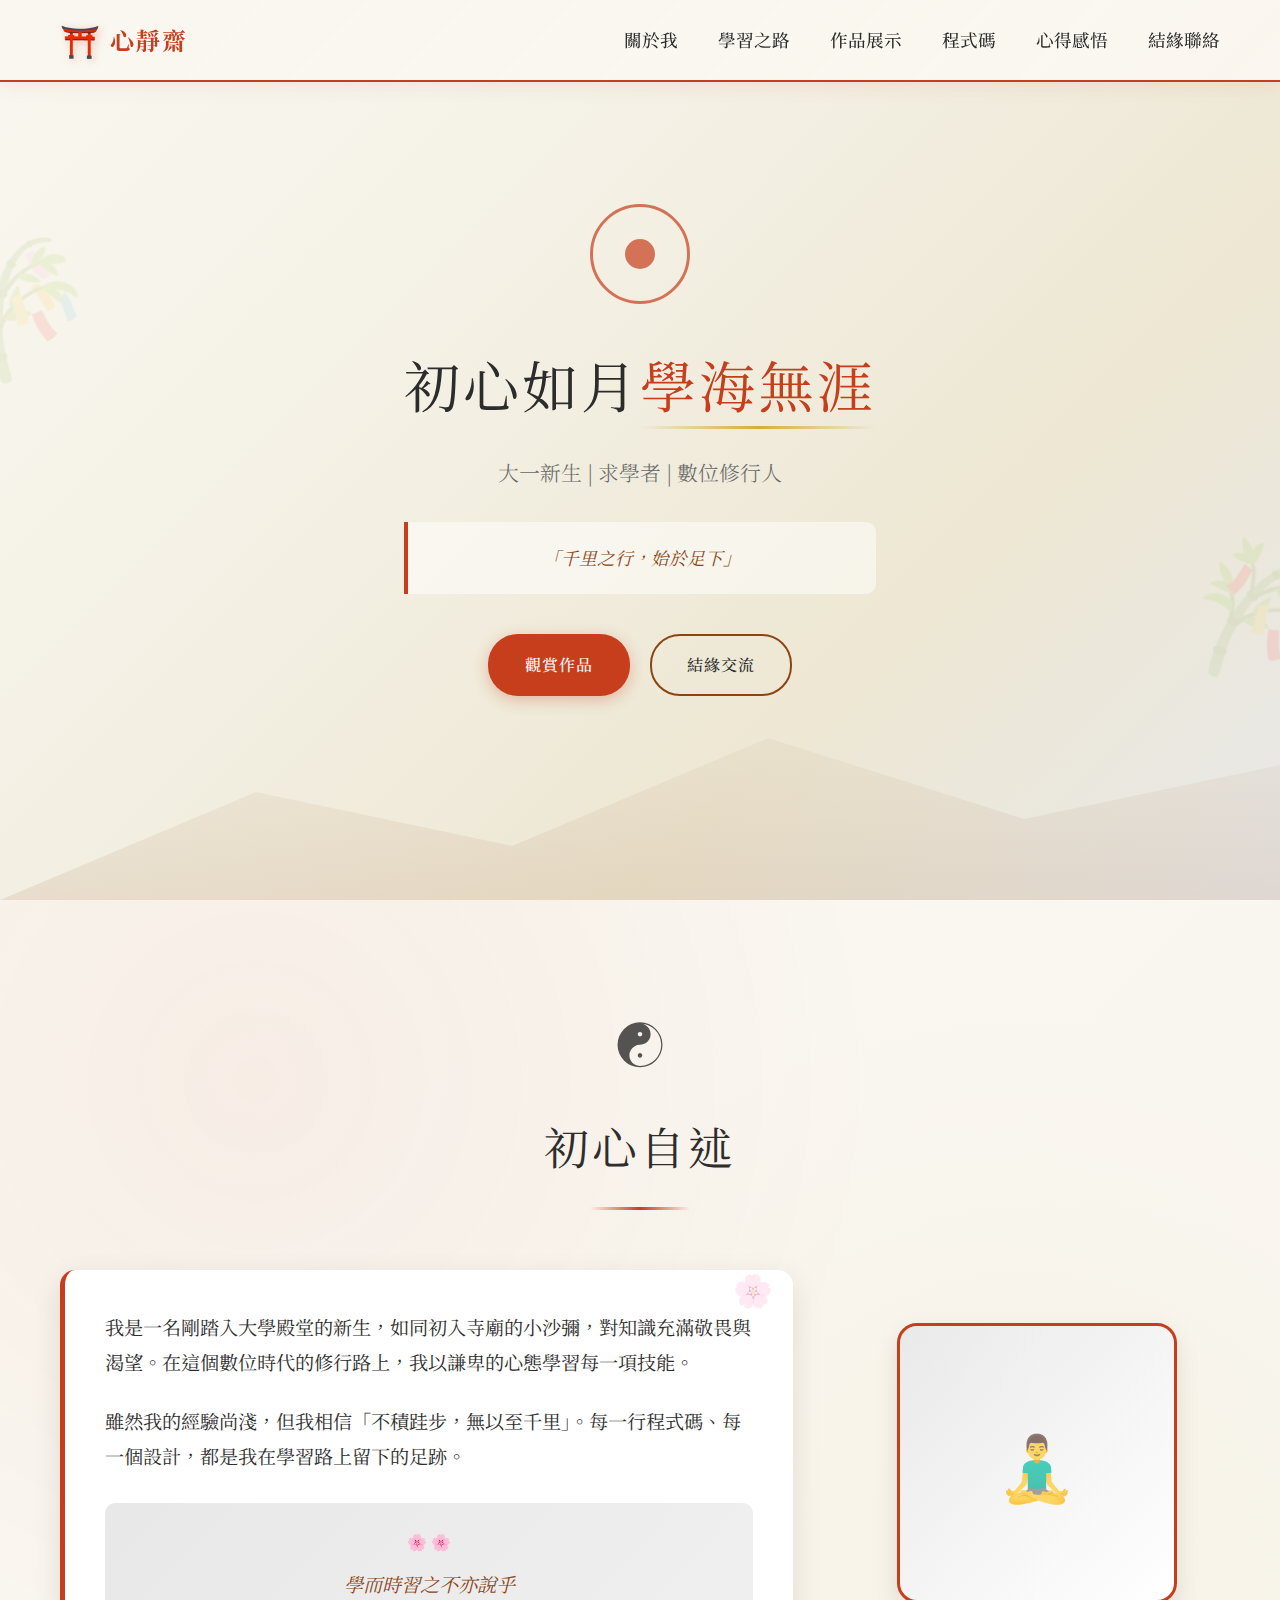
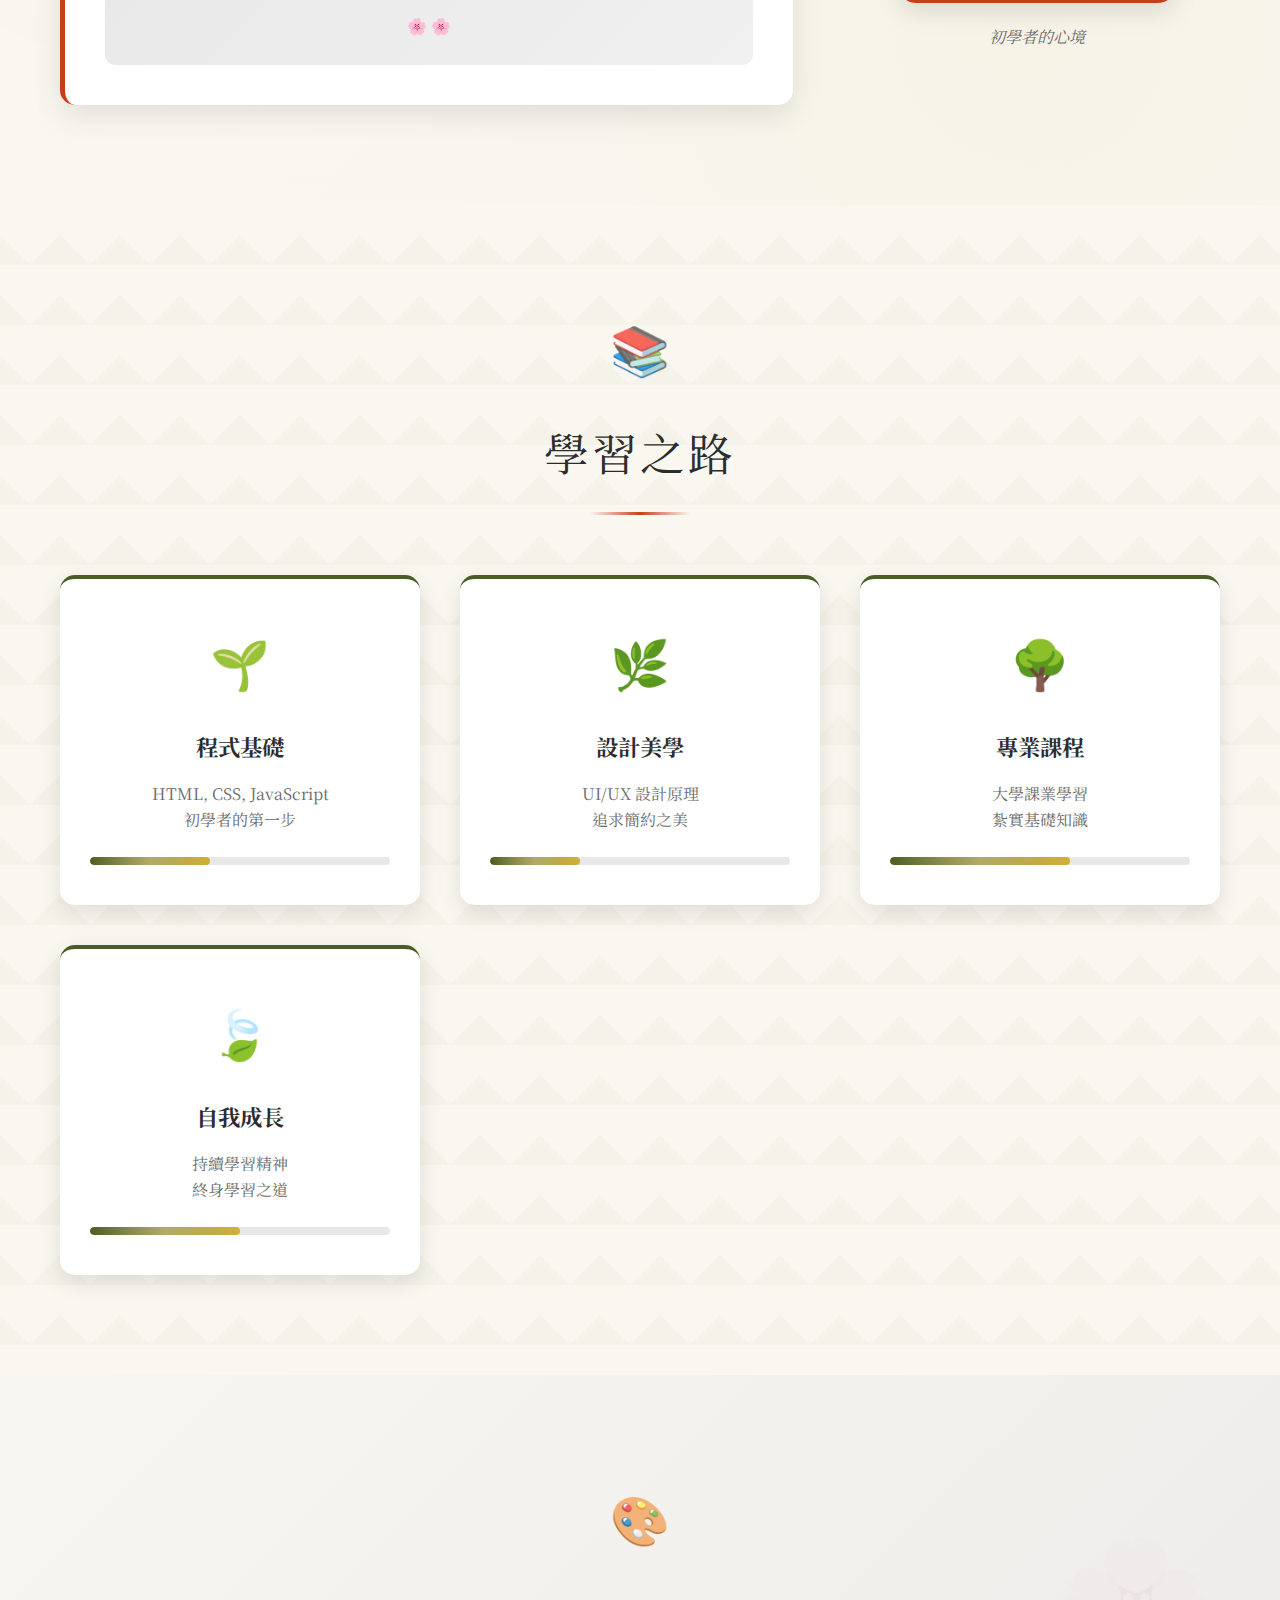
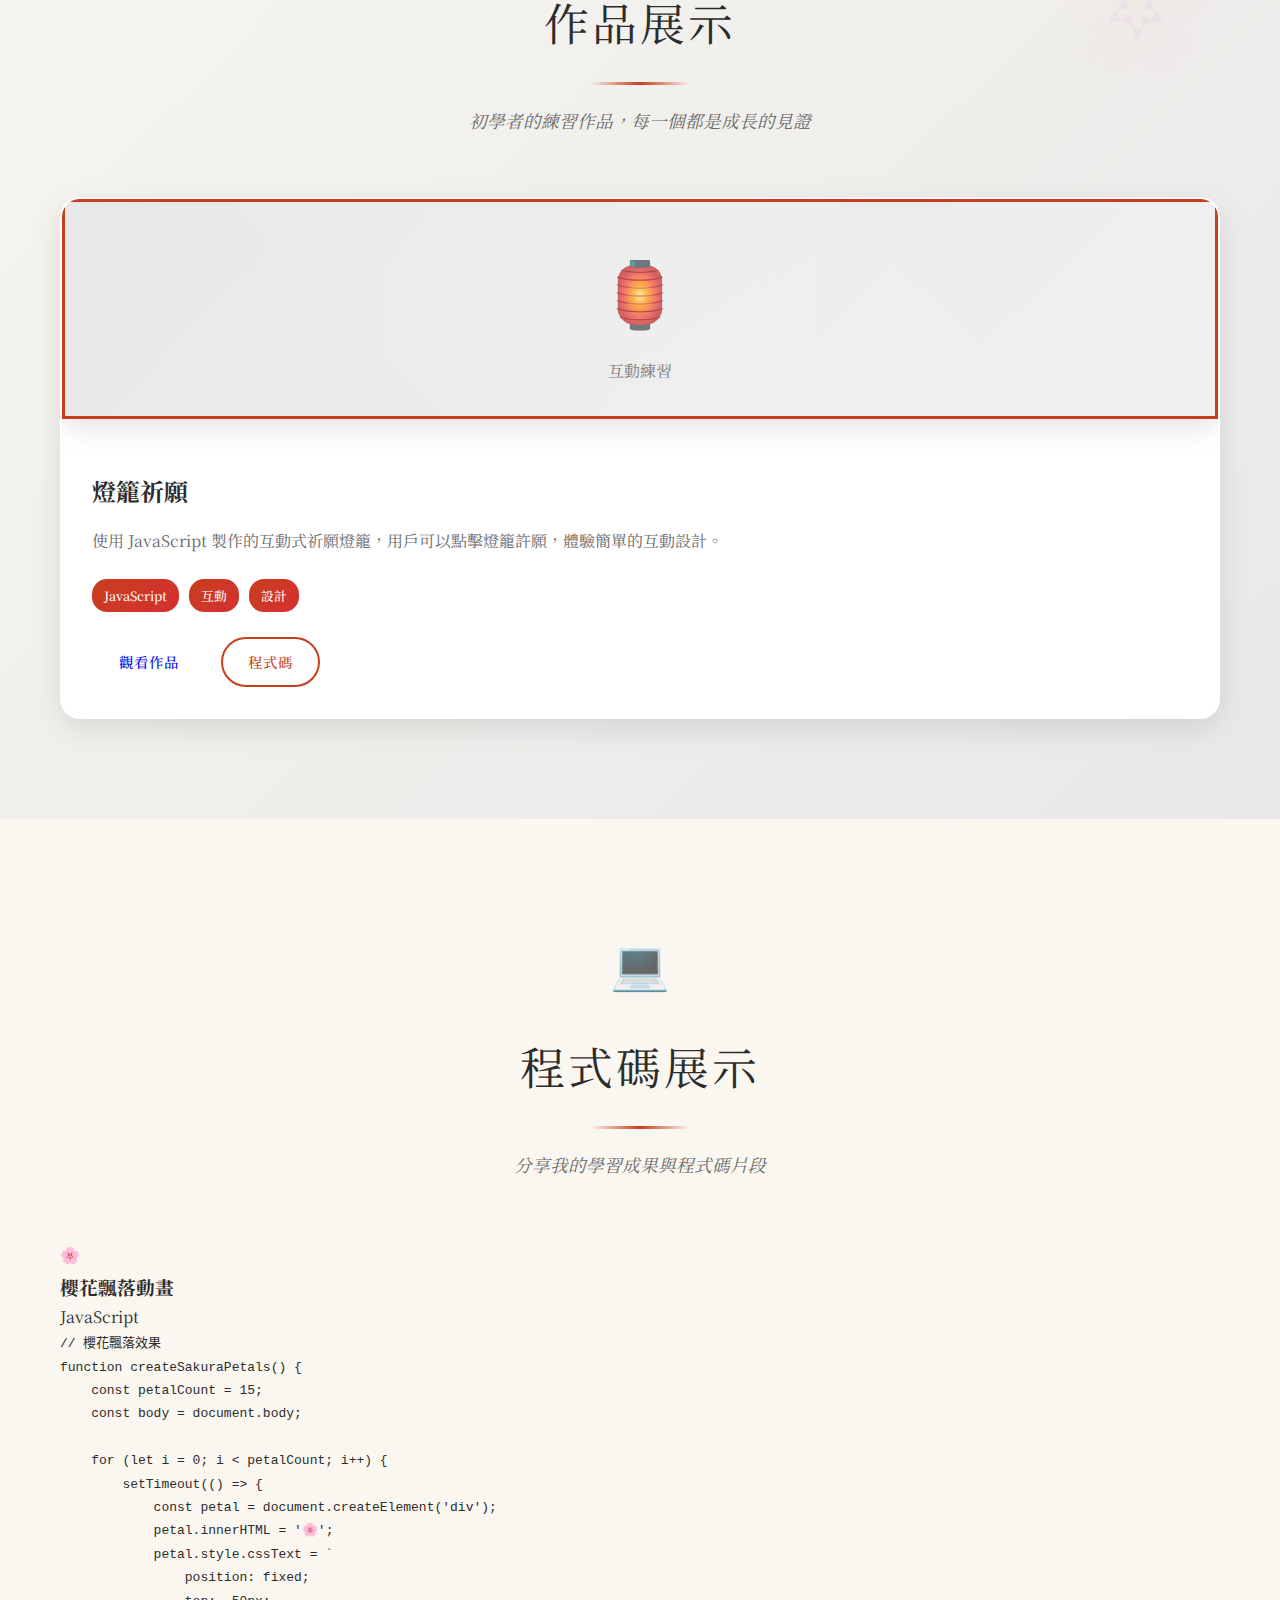
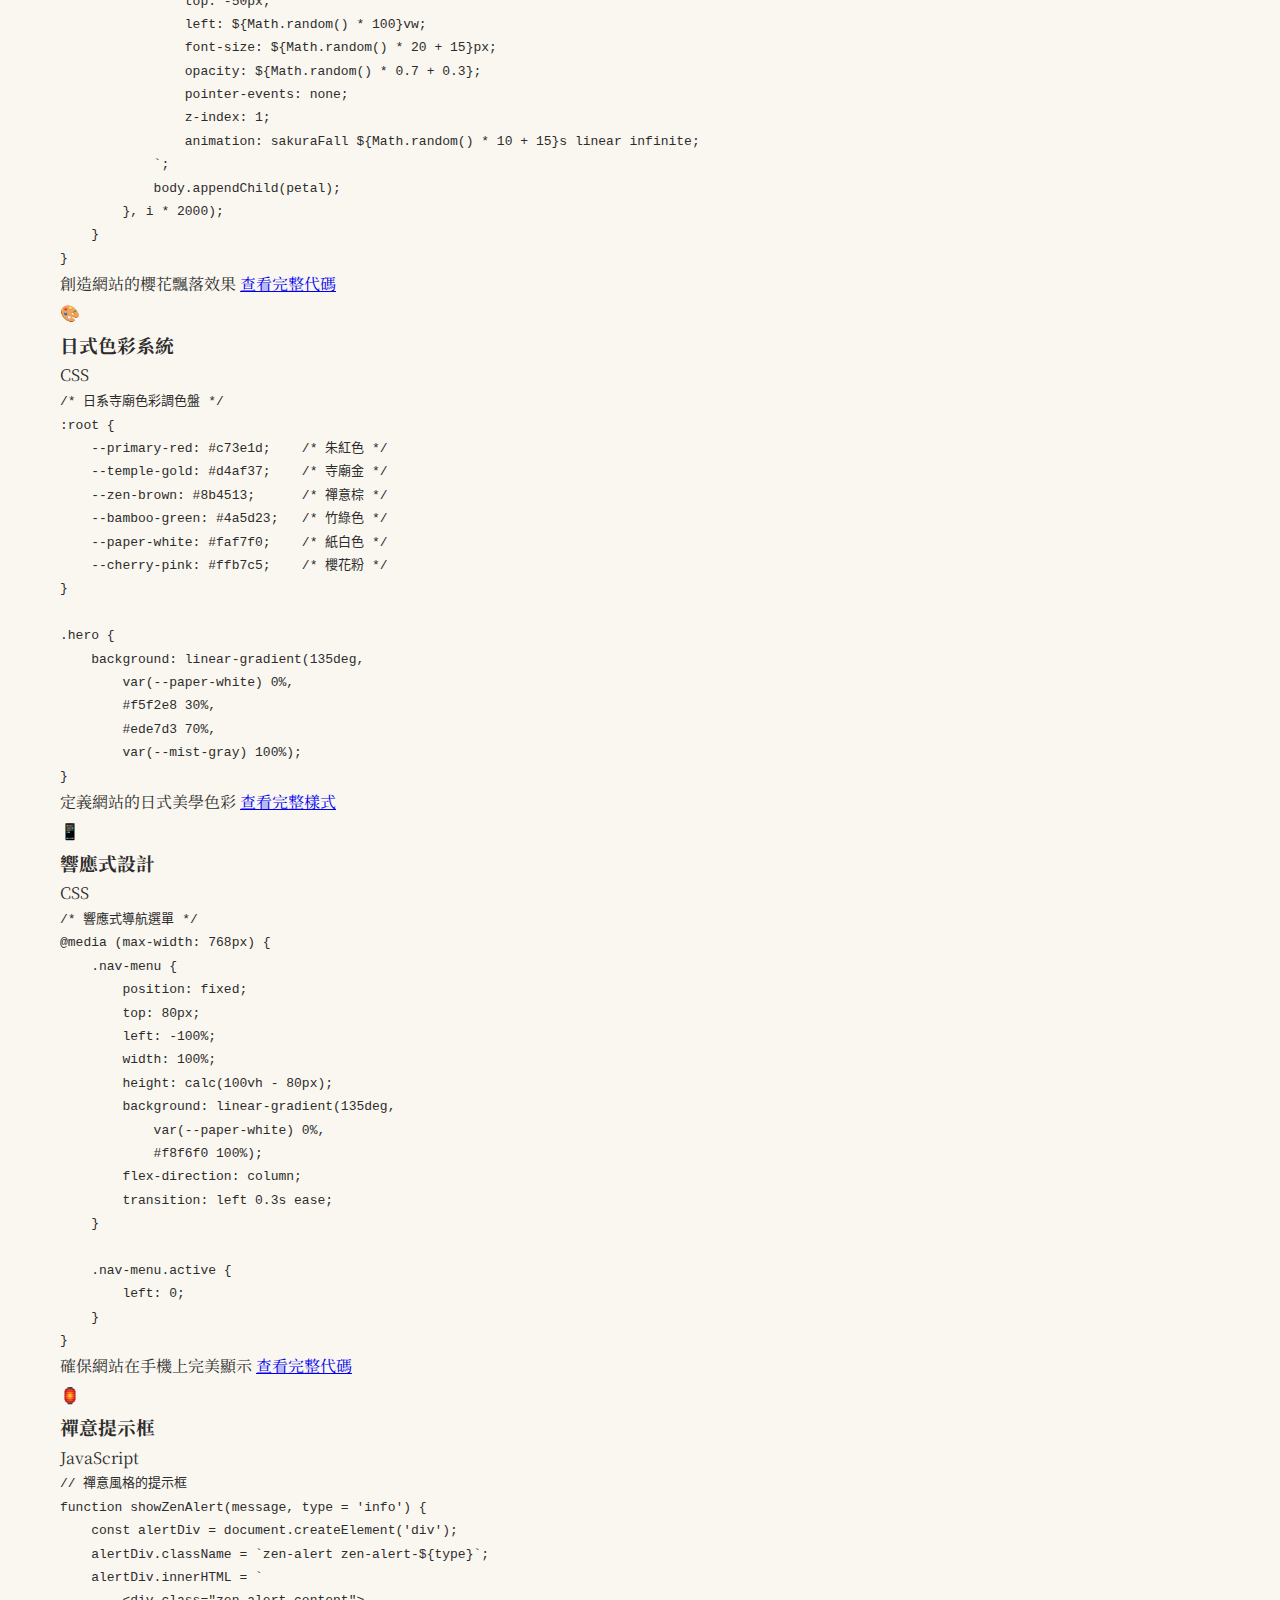
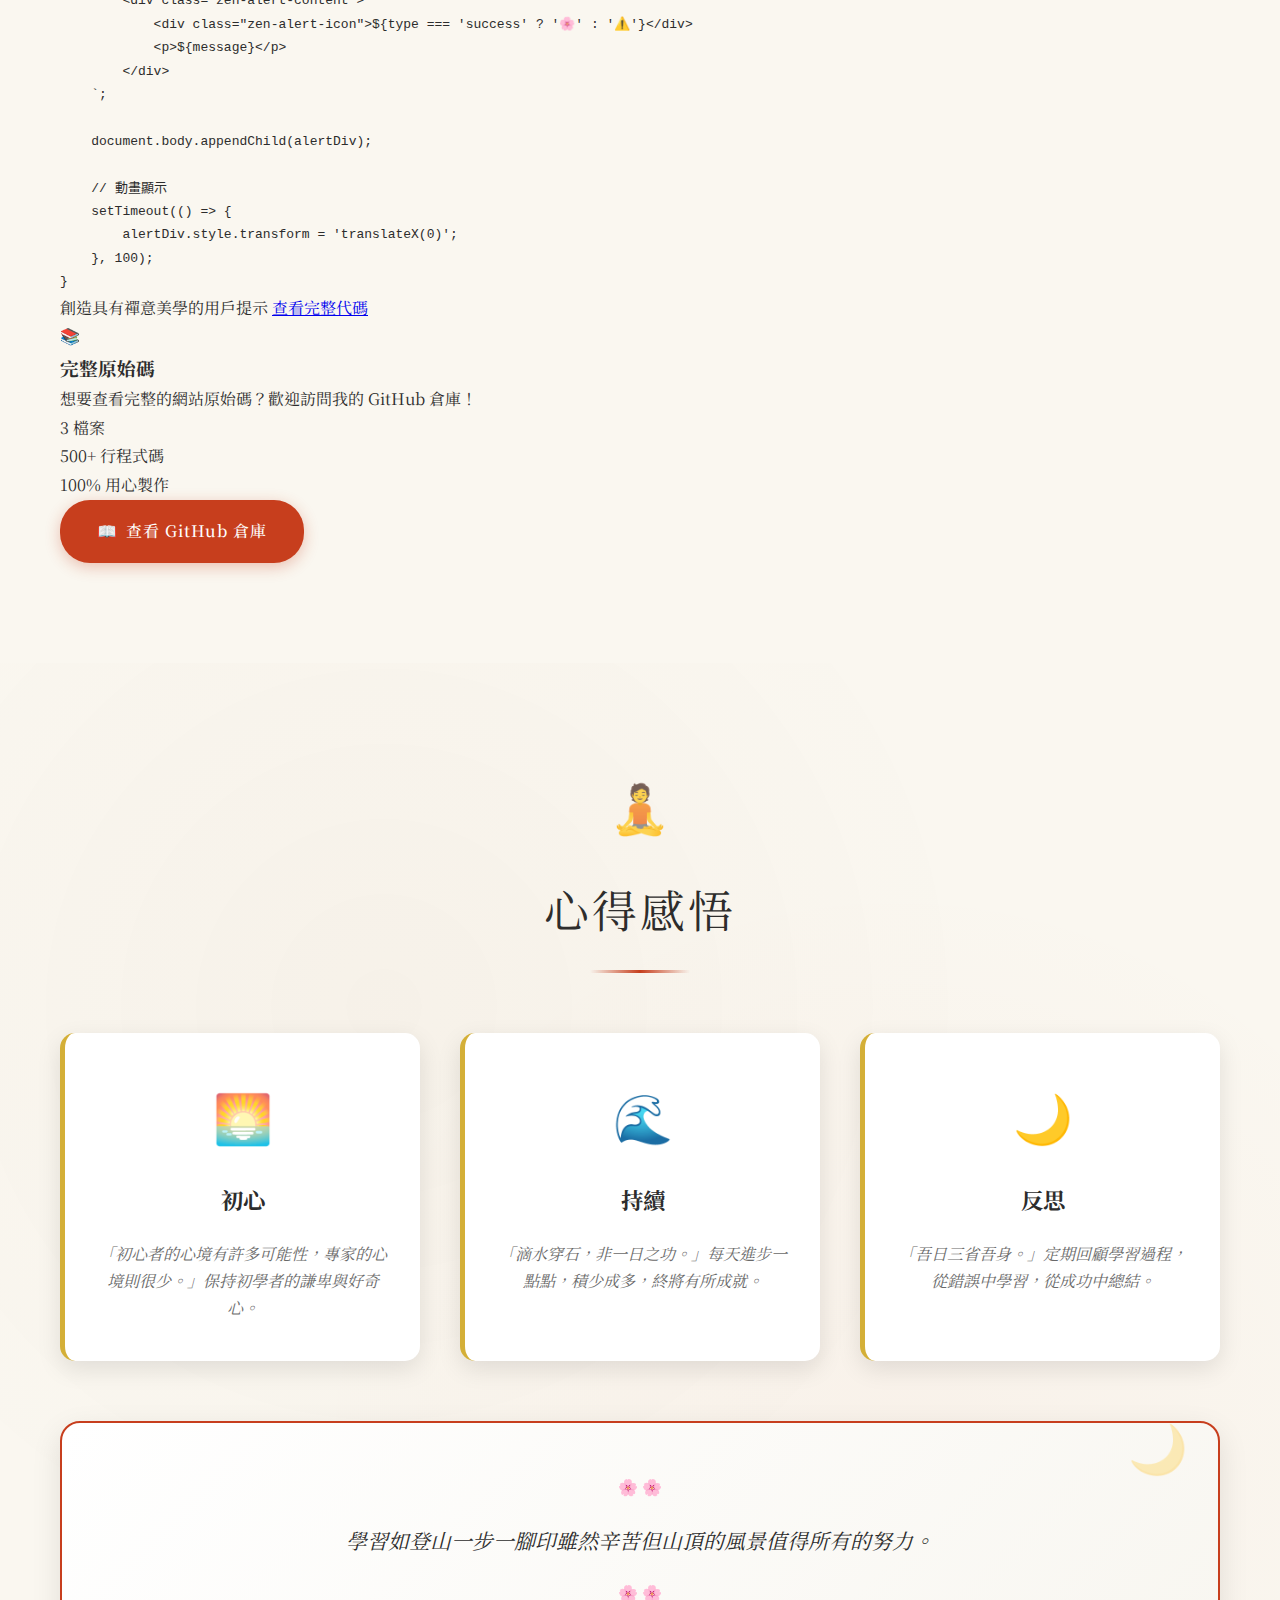
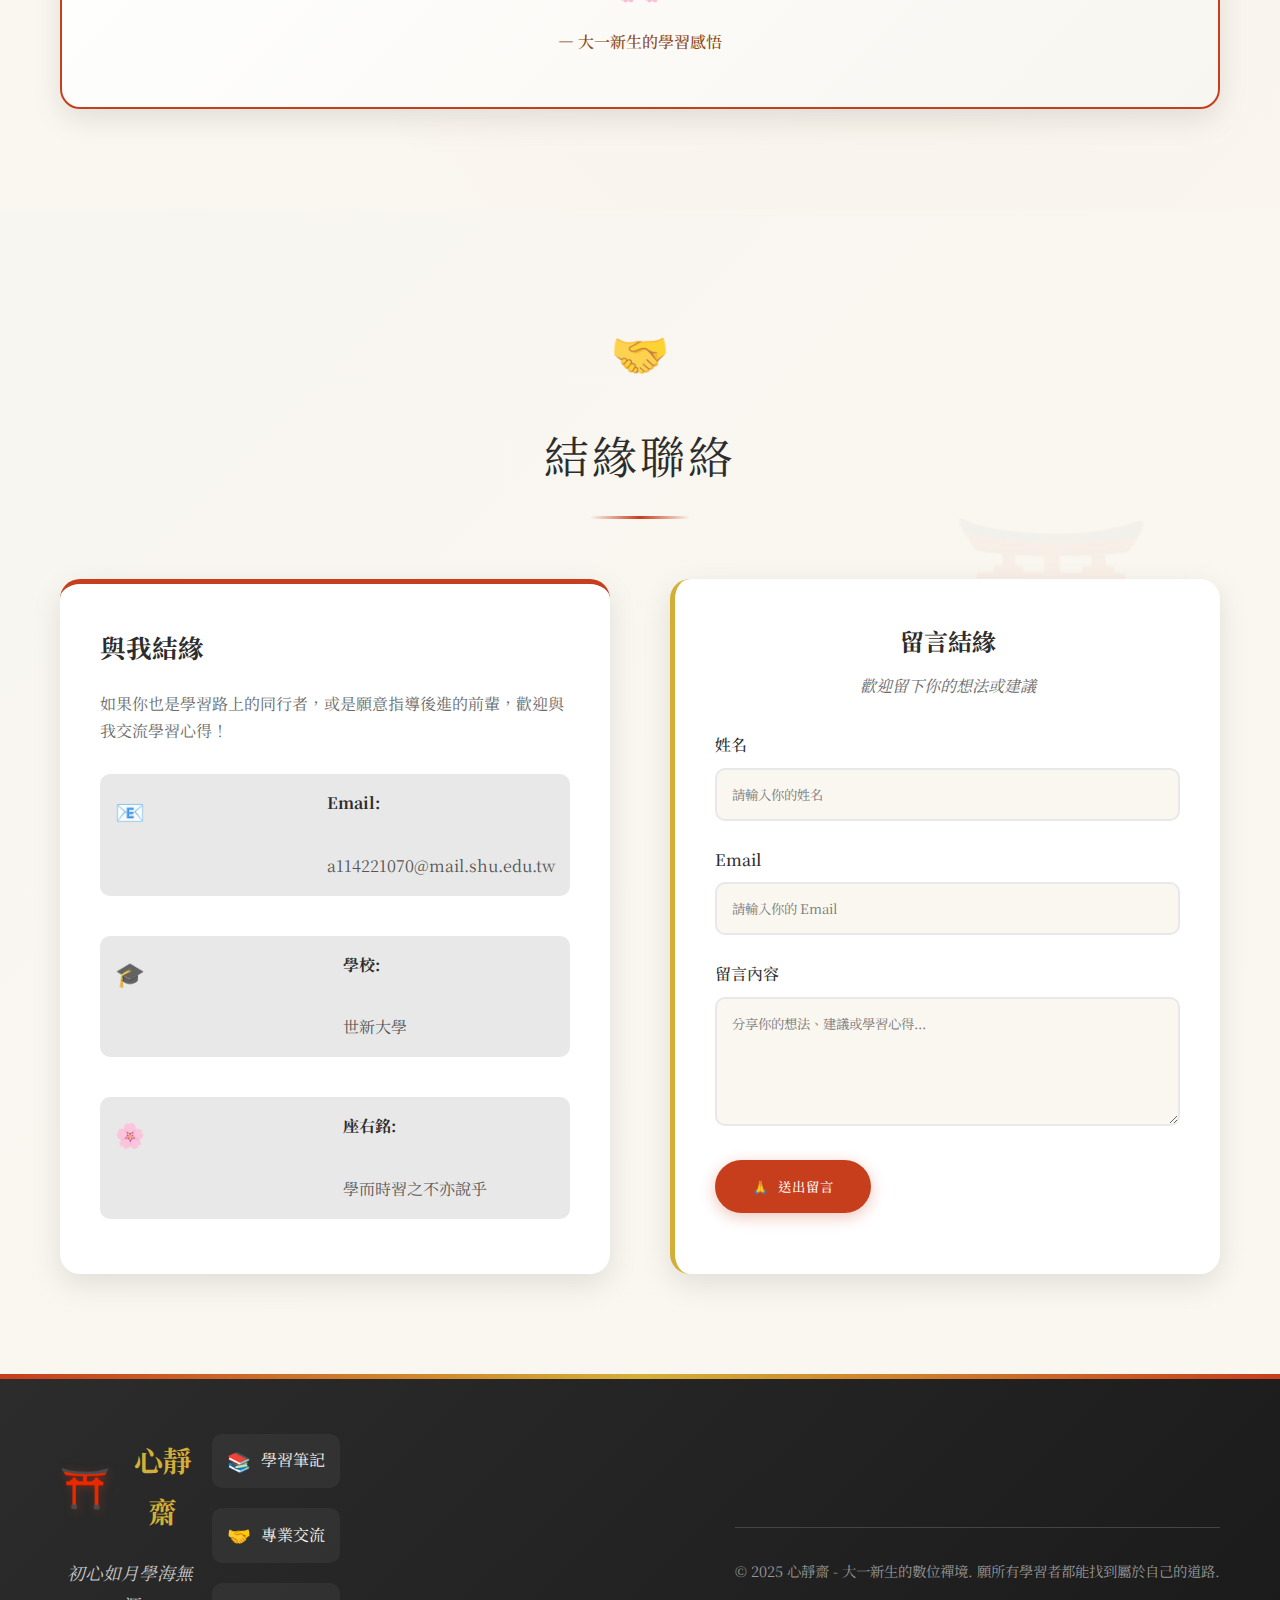
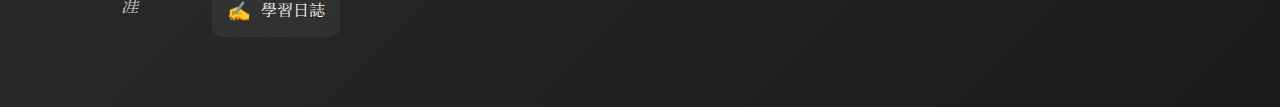
<file: index.html>
<!DOCTYPE html>
<html lang="zh-TW">
<head>
    <meta charset="UTF-8">
    <meta name="viewport" content="width=device-width, initial-scale=1.0">
    <title>心靜齋 - 大一新生的數位禪境</title>
    <link rel="stylesheet" href="styles.css">
    <link href="https://fonts.googleapis.com/css2?family=Noto+Serif+TC:wght@300;400;500;700&family=Zen+Kaku+Gothic+New:wght@300;400;500;700&display=swap" rel="stylesheet">
    <link rel="icon" href="data:image/svg+xml,<svg xmlns='http://www.w3.org/2000/svg' viewBox='0 0 100 100'><text y='.9em' font-size='90'>⛩️</text></svg>">
</head>
<body>
    <header>
        <nav>
            <div class="nav-container">
                <div class="logo">
                    <div class="torii">⛩️</div>
                    <h2>心靜齋</h2>
                </div>
                <ul class="nav-menu">
                    <li><a href="#about">關於我</a></li>
                    <li><a href="#studies">學習之路</a></li>
                    <li><a href="#projects">作品展示</a></li>
                    <li><a href="#code">程式碼</a></li>
                    <li><a href="#wisdom">心得感悟</a></li>
                    <li><a href="#contact">結緣聯絡</a></li>
                </ul>
            </div>
        </nav>
    </header>

    <main>
        <!-- 首頁橫幅 -->
        <section class="hero">
            <div class="hero-bg">
                <div class="bamboo-left">🎋</div>
                <div class="bamboo-right">🎋</div>
                <div class="mountain-silhouette"></div>
            </div>
            <div class="hero-content">
                <div class="zen-circle"></div>
                <h1>初心如月<span class="highlight">學海無涯</span></h1>
                <p class="hero-subtitle">大一新生 | 求學者 | 數位修行人</p>
                <div class="hero-quote">
                    <p>「千里之行，始於足下」</p>
                </div>
                <div class="hero-buttons">
                    <a href="#projects" class="btn btn-primary">觀賞作品</a>
                    <a href="#contact" class="btn btn-secondary">結緣交流</a>
                </div>
            </div>
        </section>

        <!-- 關於我 -->
        <section id="about" class="about">
            <div class="container">
                <div class="section-header">
                    <div class="zen-symbol">☯</div>
                    <h2>初心自述</h2>
                    <div class="section-divider"></div>
                </div>
                <div class="about-content">
                    <div class="about-text">
                        <div class="text-card">
                            <p>我是一名剛踏入大學殿堂的新生，如同初入寺廟的小沙彌，對知識充滿敬畏與渴望。在這個數位時代的修行路上，我以謙卑的心態學習每一項技能。</p>
                            <p>雖然我的經驗尚淺，但我相信「不積跬步，無以至千里」。每一行程式碼、每一個設計，都是我在學習路上留下的足跡。</p>
                            <div class="quote-box">
                                <div class="sakura-quote">
                                    <div class="quote-decoration top">
                                        <span class="sakura-left">🌸</span>
                                        <span class="sakura-right">🌸</span>
                                    </div>
                                    <p class="quote-text">學而時習之不亦說乎</p>
                                    <div class="quote-decoration bottom">
                                        <span class="sakura-left">🌸</span>
                                        <span class="sakura-right">🌸</span>
                                    </div>
                                </div>
                            </div>
                        </div>
                    </div>
                    <div class="about-image">
                        <div class="image-frame">
                            <div class="image-placeholder">
                                <div class="avatar-circle">
                                    <span>🧘‍♂️</span>
                                </div>
                            </div>
                            <div class="image-caption">初學者的心境</div>
                        </div>
                    </div>
                </div>
            </div>
        </section>

        <!-- 學習之路 -->
        <section id="studies" class="studies">
            <div class="container">
                <div class="section-header">
                    <div class="zen-symbol">📚</div>
                    <h2>學習之路</h2>
                    <div class="section-divider"></div>
                </div>
                <div class="studies-grid">
                    <div class="study-item">
                        <div class="study-icon">🌱</div>
                        <h3>程式基礎</h3>
                        <p>HTML, CSS, JavaScript<br>初學者的第一步</p>
                        <div class="progress-bar">
                            <div class="progress" style="width: 40%"></div>
                        </div>
                    </div>
                    <div class="study-item">
                        <div class="study-icon">🌿</div>
                        <h3>設計美學</h3>
                        <p>UI/UX 設計原理<br>追求簡約之美</p>
                        <div class="progress-bar">
                            <div class="progress" style="width: 30%"></div>
                        </div>
                    </div>
                    <div class="study-item">
                        <div class="study-icon">🌳</div>
                        <h3>專業課程</h3>
                        <p>大學課業學習<br>紮實基礎知識</p>
                        <div class="progress-bar">
                            <div class="progress" style="width: 60%"></div>
                        </div>
                    </div>
                    <div class="study-item">
                        <div class="study-icon">🍃</div>
                        <h3>自我成長</h3>
                        <p>持續學習精神<br>終身學習之道</p>
                        <div class="progress-bar">
                            <div class="progress" style="width: 50%"></div>
                        </div>
                    </div>
                </div>
            </div>
        </section>

        <!-- 作品展示 -->
        <section id="projects" class="projects">
            <div class="container">
                <div class="section-header">
                    <div class="zen-symbol">🎨</div>
                    <h2>作品展示</h2>
                    <div class="section-divider"></div>
                    <p class="section-subtitle">初學者的練習作品，每一個都是成長的見證</p>
                </div>
                <div class="projects-grid">
                    <div class="project-card">
                        <div class="project-image">
                            <div class="image-placeholder">
                                <div class="project-icon">🏮</div>
                                <span>互動練習</span>
                            </div>
                        </div>
                        <div class="project-content">
                            <h3>燈籠祈願</h3>
                            <p>使用 JavaScript 製作的互動式祈願燈籠，用戶可以點擊燈籠許願，體驗簡單的互動設計。</p>
                            <div class="project-tags">
                                <span class="tag">JavaScript</span>
                                <span class="tag">互動</span>
                                <span class="tag">設計</span>
                            </div>
                            <div class="project-links">
                                <a href="lantern-wish.html" class="btn btn-small" target="_blank">觀看作品</a>
                                <a href="#code" class="btn btn-small btn-outline">程式碼</a>
                            </div>
                        </div>
                    </div>
                </div>
            </div>
        </section>

        <!-- 程式碼展示 -->
        <section id="code" class="code-showcase">
            <div class="container">
                <div class="section-header">
                    <div class="zen-symbol">💻</div>
                    <h2>程式碼展示</h2>
                    <div class="section-divider"></div>
                    <p class="section-subtitle">分享我的學習成果與程式碼片段</p>
                </div>
                <div class="code-grid">
                    <div class="code-card">
                        <div class="code-header">
                            <div class="code-title">
                                <span class="code-icon">🌸</span>
                                <h3>櫻花飄落動畫</h3>
                            </div>
                            <div class="code-lang">JavaScript</div>
                        </div>
                        <div class="code-content">
                            <pre><code>// 櫻花飄落效果
function createSakuraPetals() {
    const petalCount = 15;
    const body = document.body;
    
    for (let i = 0; i < petalCount; i++) {
        setTimeout(() => {
            const petal = document.createElement('div');
            petal.innerHTML = '🌸';
            petal.style.cssText = `
                position: fixed;
                top: -50px;
                left: ${Math.random() * 100}vw;
                font-size: ${Math.random() * 20 + 15}px;
                opacity: ${Math.random() * 0.7 + 0.3};
                pointer-events: none;
                z-index: 1;
                animation: sakuraFall ${Math.random() * 10 + 15}s linear infinite;
            `;
            body.appendChild(petal);
        }, i * 2000);
    }
}</code></pre>
                        </div>
                        <div class="code-footer">
                            <span class="code-desc">創造網站的櫻花飄落效果</span>
                            <a href="https://github.com/a114221070-tech/zen-temple-website/blob/main/script.js" target="_blank" class="code-link">查看完整代碼</a>
                        </div>
                    </div>

                    <div class="code-card">
                        <div class="code-header">
                            <div class="code-title">
                                <span class="code-icon">🎨</span>
                                <h3>日式色彩系統</h3>
                            </div>
                            <div class="code-lang">CSS</div>
                        </div>
                        <div class="code-content">
                            <pre><code>/* 日系寺廟色彩調色盤 */
:root {
    --primary-red: #c73e1d;    /* 朱紅色 */
    --temple-gold: #d4af37;    /* 寺廟金 */
    --zen-brown: #8b4513;      /* 禪意棕 */
    --bamboo-green: #4a5d23;   /* 竹綠色 */
    --paper-white: #faf7f0;    /* 紙白色 */
    --cherry-pink: #ffb7c5;    /* 櫻花粉 */
}

.hero {
    background: linear-gradient(135deg, 
        var(--paper-white) 0%, 
        #f5f2e8 30%, 
        #ede7d3 70%, 
        var(--mist-gray) 100%);
}</code></pre>
                        </div>
                        <div class="code-footer">
                            <span class="code-desc">定義網站的日式美學色彩</span>
                            <a href="https://github.com/a114221070-tech/zen-temple-website/blob/main/styles.css" target="_blank" class="code-link">查看完整樣式</a>
                        </div>
                    </div>

                    <div class="code-card">
                        <div class="code-header">
                            <div class="code-title">
                                <span class="code-icon">📱</span>
                                <h3>響應式設計</h3>
                            </div>
                            <div class="code-lang">CSS</div>
                        </div>
                        <div class="code-content">
                            <pre><code>/* 響應式導航選單 */
@media (max-width: 768px) {
    .nav-menu {
        position: fixed;
        top: 80px;
        left: -100%;
        width: 100%;
        height: calc(100vh - 80px);
        background: linear-gradient(135deg, 
            var(--paper-white) 0%, 
            #f8f6f0 100%);
        flex-direction: column;
        transition: left 0.3s ease;
    }
    
    .nav-menu.active {
        left: 0;
    }
}</code></pre>
                        </div>
                        <div class="code-footer">
                            <span class="code-desc">確保網站在手機上完美顯示</span>
                            <a href="https://github.com/a114221070-tech/zen-temple-website/blob/main/styles.css" target="_blank" class="code-link">查看完整代碼</a>
                        </div>
                    </div>

                    <div class="code-card">
                        <div class="code-header">
                            <div class="code-title">
                                <span class="code-icon">🏮</span>
                                <h3>禪意提示框</h3>
                            </div>
                            <div class="code-lang">JavaScript</div>
                        </div>
                        <div class="code-content">
                            <pre><code>// 禪意風格的提示框
function showZenAlert(message, type = 'info') {
    const alertDiv = document.createElement('div');
    alertDiv.className = `zen-alert zen-alert-${type}`;
    alertDiv.innerHTML = `
        &lt;div class="zen-alert-content"&gt;
            &lt;div class="zen-alert-icon"&gt;${type === 'success' ? '🌸' : '⚠️'}&lt;/div&gt;
            &lt;p&gt;${message}&lt;/p&gt;
        &lt;/div&gt;
    `;
    
    document.body.appendChild(alertDiv);
    
    // 動畫顯示
    setTimeout(() => {
        alertDiv.style.transform = 'translateX(0)';
    }, 100);
}</code></pre>
                        </div>
                        <div class="code-footer">
                            <span class="code-desc">創造具有禪意美學的用戶提示</span>
                            <a href="https://github.com/a114221070-tech/zen-temple-website/blob/main/script.js" target="_blank" class="code-link">查看完整代碼</a>
                        </div>
                    </div>
                </div>
                
                <div class="github-showcase">
                    <div class="github-card">
                        <div class="github-header">
                            <div class="github-icon">📚</div>
                            <h3>完整原始碼</h3>
                        </div>
                        <p>想要查看完整的網站原始碼？歡迎訪問我的 GitHub 倉庫！</p>
                        <div class="github-stats">
                            <div class="stat-item">
                                <span class="stat-number">3</span>
                                <span class="stat-label">檔案</span>
                            </div>
                            <div class="stat-item">
                                <span class="stat-number">500+</span>
                                <span class="stat-label">行程式碼</span>
                            </div>
                            <div class="stat-item">
                                <span class="stat-number">100%</span>
                                <span class="stat-label">用心製作</span>
                            </div>
                        </div>
                        <a href="https://github.com/a114221070-tech/zen-temple-website" target="_blank" class="btn btn-primary">
                            <span>📖</span>
                            查看 GitHub 倉庫
                        </a>
                    </div>
                </div>
            </div>
        </section>

        <!-- 心得感悟 -->
        <section id="wisdom" class="wisdom">
            <div class="container">
                <div class="section-header">
                    <div class="zen-symbol">🧘</div>
                    <h2>心得感悟</h2>
                    <div class="section-divider"></div>
                </div>
                <div class="wisdom-content">
                    <div class="wisdom-cards">
                        <div class="wisdom-card">
                            <div class="wisdom-icon">🌅</div>
                            <h3>初心</h3>
                            <p>「初心者的心境有許多可能性，專家的心境則很少。」保持初學者的謙卑與好奇心。</p>
                        </div>
                        <div class="wisdom-card">
                            <div class="wisdom-icon">🌊</div>
                            <h3>持續</h3>
                            <p>「滴水穿石，非一日之功。」每天進步一點點，積少成多，終將有所成就。</p>
                        </div>
                        <div class="wisdom-card">
                            <div class="wisdom-icon">🌙</div>
                            <h3>反思</h3>
                            <p>「吾日三省吾身。」定期回顧學習過程，從錯誤中學習，從成功中總結。</p>
                        </div>
                    </div>
                    <div class="daily-quote">
                        <div class="quote-container">
                            <div class="quote-text">
                                <div class="sakura-quote-large">
                                    <div class="quote-decoration top">
                                        <span class="sakura-left">🌸</span>
                                        <span class="sakura-right">🌸</span>
                                    </div>
                                    <p class="quote-main-text">學習如登山一步一腳印雖然辛苦但山頂的風景值得所有的努力。</p>
                                    <div class="quote-decoration bottom">
                                        <span class="sakura-left">🌸</span>
                                        <span class="sakura-right">🌸</span>
                                    </div>
                                </div>
                            </div>
                            <div class="quote-author">— 大一新生的學習感悟</div>
                        </div>
                    </div>
                </div>
            </div>
        </section>
        <!-- 結緣聯絡 -->
        <section id="contact" class="contact">
            <div class="container">
                <div class="section-header">
                    <div class="zen-symbol">🤝</div>
                    <h2>結緣聯絡</h2>
                    <div class="section-divider"></div>
                </div>
                <div class="contact-content">
                    <div class="contact-info">
                        <div class="contact-card">
                            <h3>與我結緣</h3>
                            <p>如果你也是學習路上的同行者，或是願意指導後進的前輩，歡迎與我交流學習心得！</p>
                            <div class="contact-details">
                                <div class="contact-item">
                                    <div class="contact-icon">📧</div>
                                    <div>
                                        <strong>Email:</strong><br>
                                        a114221070@mail.shu.edu.tw
                                    </div>
                                </div>
                                <div class="contact-item">
                                    <div class="contact-icon">🎓</div>
                                    <div>
                                        <strong>學校:</strong><br>
                                        世新大學
                                    </div>
                                </div>
                                <div class="contact-item">
                                    <div class="contact-icon">🌸</div>
                                    <div>
                                        <strong>座右銘:</strong><br>
                                        學而時習之不亦說乎
                                    </div>
                                </div>
                            </div>
                        </div>
                    </div>
                    <form class="contact-form">
                        <div class="form-header">
                            <h3>留言結緣</h3>
                            <p>歡迎留下你的想法或建議</p>
                        </div>
                        <div class="form-group">
                            <label>姓名</label>
                            <input type="text" placeholder="請輸入你的姓名" required>
                        </div>
                        <div class="form-group">
                            <label>Email</label>
                            <input type="email" placeholder="請輸入你的 Email" required>
                        </div>
                        <div class="form-group">
                            <label>留言內容</label>
                            <textarea placeholder="分享你的想法、建議或學習心得..." rows="5" required></textarea>
                        </div>
                        <button type="submit" class="btn btn-primary">
                            <span>🙏</span>
                            送出留言
                        </button>
                    </form>
                </div>
            </div>
        </section>
    </main>

    <footer>
        <div class="container">
            <div class="footer-content">
                <div class="footer-left">
                    <div class="footer-logo">
                        <div class="torii">⛩️</div>
                        <span>心靜齋</span>
                    </div>
                    <p>初心如月學海無涯</p>
                </div>
                <div class="footer-right">
                    <div class="social-links">
                        <a href="#" title="GitHub">
                            <span>📚</span>
                            <span>學習筆記</span>
                        </a>
                        <a href="#" title="LinkedIn">
                            <span>🤝</span>
                            <span>專業交流</span>
                        </a>
                        <a href="#" title="Blog">
                            <span>✍️</span>
                            <span>學習日誌</span>
                        </a>
                    </div>
                </div>
            </div>
            <div class="footer-bottom">
                <p>&copy; 2025 心靜齋 - 大一新生的數位禪境. 願所有學習者都能找到屬於自己的道路.</p>
            </div>
        </div>
    </footer>

    <script src="script.js"></script>
</body>
</html>
</file>
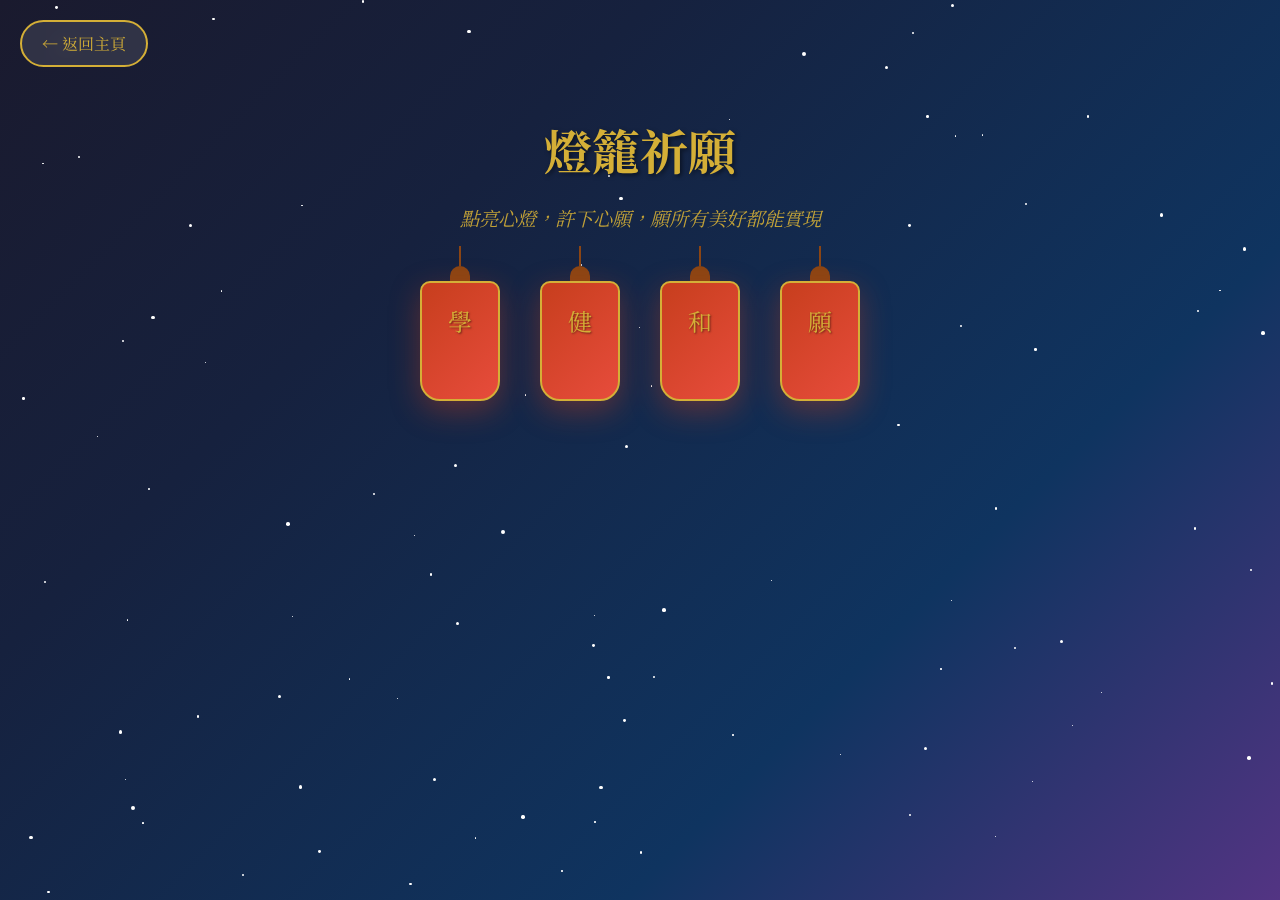
<file: lantern-wish.html>
<!DOCTYPE html>
<html lang="zh-TW">
<head>
    <meta charset="UTF-8">
    <meta name="viewport" content="width=device-width, initial-scale=1.0">
    <title>燈籠祈願 - 心靜齋</title>
    <link href="https://fonts.googleapis.com/css2?family=Noto+Serif+TC:wght@300;400;500;700&display=swap" rel="stylesheet">
    <style>
        :root {
            --primary-red: #c73e1d;
            --temple-gold: #d4af37;
            --zen-brown: #8b4513;
            --paper-white: #faf7f0;
            --ink-black: #2c2c2c;
            --mist-gray: #e8e8e8;
            --cherry-pink: #ffb7c5;
        }

        * {
            margin: 0;
            padding: 0;
            box-sizing: border-box;
        }

        body {
            font-family: 'Noto Serif TC', serif;
            background: linear-gradient(135deg, 
                #1a1a2e 0%, 
                #16213e 30%, 
                #0f3460 70%, 
                #533483 100%);
            min-height: 100vh;
            overflow-x: hidden;
            position: relative;
        }

        /* 星空背景 */
        .stars {
            position: fixed;
            top: 0;
            left: 0;
            width: 100%;
            height: 100%;
            pointer-events: none;
            z-index: 1;
        }

        .star {
            position: absolute;
            background: white;
            border-radius: 50%;
            animation: twinkle 3s infinite;
        }

        @keyframes twinkle {
            0%, 100% { opacity: 0.3; }
            50% { opacity: 1; }
        }

        /* 主容器 */
        .container {
            position: relative;
            z-index: 2;
            min-height: 100vh;
            display: flex;
            flex-direction: column;
            align-items: center;
            justify-content: center;
            padding: 20px;
        }

        /* 標題 */
        .title {
            text-align: center;
            margin-bottom: 50px;
            color: var(--temple-gold);
        }

        .title h1 {
            font-size: 3rem;
            margin-bottom: 20px;
            text-shadow: 2px 2px 4px rgba(0,0,0,0.5);
        }

        .title p {
            font-size: 1.2rem;
            opacity: 0.9;
            font-style: italic;
        }

        /* 燈籠區域 */
        .lantern-area {
            display: flex;
            flex-wrap: wrap;
            gap: 40px;
            justify-content: center;
            margin-bottom: 50px;
        }

        .lantern {
            position: relative;
            cursor: pointer;
            transition: all 0.3s ease;
            animation: float 4s ease-in-out infinite;
        }

        .lantern:nth-child(2) {
            animation-delay: -1s;
        }

        .lantern:nth-child(3) {
            animation-delay: -2s;
        }

        .lantern:nth-child(4) {
            animation-delay: -3s;
        }

        @keyframes float {
            0%, 100% { transform: translateY(0px); }
            50% { transform: translateY(-15px); }
        }

        .lantern:hover {
            transform: scale(1.1) translateY(-10px);
        }

        .lantern-body {
            width: 80px;
            height: 120px;
            background: linear-gradient(135deg, var(--primary-red), #e74c3c);
            border-radius: 10px 10px 20px 20px;
            position: relative;
            box-shadow: 0 10px 30px rgba(199, 62, 29, 0.4);
            border: 2px solid var(--temple-gold);
        }

        .lantern-top {
            width: 20px;
            height: 15px;
            background: var(--zen-brown);
            border-radius: 10px 10px 0 0;
            position: absolute;
            top: -15px;
            left: 50%;
            transform: translateX(-50%);
        }

        .lantern-handle {
            width: 2px;
            height: 20px;
            background: var(--zen-brown);
            position: absolute;
            top: -35px;
            left: 50%;
            transform: translateX(-50%);
        }

        .lantern-pattern {
            position: absolute;
            top: 20px;
            left: 50%;
            transform: translateX(-50%);
            color: var(--temple-gold);
            font-size: 1.5rem;
            text-shadow: 1px 1px 2px rgba(0,0,0,0.5);
        }

        .lantern-glow {
            position: absolute;
            top: -10px;
            left: -10px;
            right: -10px;
            bottom: -10px;
            background: radial-gradient(circle, rgba(255,215,0,0.3) 0%, transparent 70%);
            border-radius: 20px;
            opacity: 0;
            transition: opacity 0.3s ease;
        }

        .lantern.lit .lantern-glow {
            opacity: 1;
            animation: pulse 2s infinite;
        }

        @keyframes pulse {
            0%, 100% { transform: scale(1); opacity: 0.3; }
            50% { transform: scale(1.1); opacity: 0.6; }
        }

        .lantern-light {
            position: absolute;
            bottom: -20px;
            left: 50%;
            transform: translateX(-50%);
            width: 0;
            height: 0;
            border-left: 15px solid transparent;
            border-right: 15px solid transparent;
            border-top: 20px solid rgba(255, 215, 0, 0.8);
            opacity: 0;
            transition: opacity 0.3s ease;
        }

        .lantern.lit .lantern-light {
            opacity: 1;
            animation: flicker 1.5s infinite;
        }

        @keyframes flicker {
            0%, 100% { opacity: 0.8; }
            50% { opacity: 0.4; }
        }

        /* 祈願表單 */
        .wish-form {
            background: rgba(255, 255, 255, 0.1);
            backdrop-filter: blur(10px);
            border-radius: 20px;
            padding: 40px;
            border: 2px solid rgba(212, 175, 55, 0.3);
            max-width: 500px;
            width: 100%;
            text-align: center;
            opacity: 0;
            transform: translateY(50px);
            transition: all 0.5s ease;
        }

        .wish-form.show {
            opacity: 1;
            transform: translateY(0);
        }

        .wish-form h3 {
            color: var(--temple-gold);
            font-size: 1.8rem;
            margin-bottom: 20px;
        }

        .wish-form p {
            color: white;
            margin-bottom: 30px;
            opacity: 0.9;
        }

        .wish-input {
            width: 100%;
            padding: 15px;
            border: 2px solid rgba(212, 175, 55, 0.5);
            border-radius: 10px;
            background: rgba(255, 255, 255, 0.1);
            color: white;
            font-family: 'Noto Serif TC', serif;
            font-size: 1rem;
            margin-bottom: 20px;
            transition: all 0.3s ease;
        }

        .wish-input:focus {
            outline: none;
            border-color: var(--temple-gold);
            background: rgba(255, 255, 255, 0.2);
            box-shadow: 0 0 20px rgba(212, 175, 55, 0.3);
        }

        .wish-input::placeholder {
            color: rgba(255, 255, 255, 0.6);
        }

        .wish-button {
            background: linear-gradient(135deg, var(--primary-red), #e74c3c);
            color: white;
            border: none;
            padding: 15px 30px;
            border-radius: 25px;
            font-family: 'Noto Serif TC', serif;
            font-size: 1.1rem;
            cursor: pointer;
            transition: all 0.3s ease;
            border: 2px solid var(--temple-gold);
        }

        .wish-button:hover {
            transform: translateY(-2px);
            box-shadow: 0 5px 15px rgba(199, 62, 29, 0.4);
        }

        /* 祈願顯示 */
        .wishes-display {
            position: fixed;
            top: 20px;
            right: 20px;
            max-width: 300px;
            z-index: 10;
        }

        .wish-item {
            background: rgba(255, 255, 255, 0.1);
            backdrop-filter: blur(10px);
            border-radius: 15px;
            padding: 15px;
            margin-bottom: 10px;
            border: 1px solid rgba(212, 175, 55, 0.3);
            color: white;
            font-size: 0.9rem;
            opacity: 0;
            transform: translateX(100px);
            animation: slideIn 0.5s ease forwards;
        }

        @keyframes slideIn {
            to {
                opacity: 1;
                transform: translateX(0);
            }
        }

        .wish-item::before {
            content: '🏮';
            margin-right: 8px;
        }

        /* 返回按鈕 */
        .back-button {
            position: fixed;
            top: 20px;
            left: 20px;
            background: rgba(255, 255, 255, 0.1);
            backdrop-filter: blur(10px);
            border: 2px solid var(--temple-gold);
            border-radius: 50px;
            padding: 10px 20px;
            color: var(--temple-gold);
            text-decoration: none;
            font-family: 'Noto Serif TC', serif;
            transition: all 0.3s ease;
            z-index: 10;
        }

        .back-button:hover {
            background: rgba(212, 175, 55, 0.2);
            transform: translateY(-2px);
        }

        /* 響應式設計 */
        @media (max-width: 768px) {
            .title h1 {
                font-size: 2rem;
            }
            
            .lantern-area {
                gap: 20px;
            }
            
            .lantern-body {
                width: 60px;
                height: 90px;
            }
            
            .wish-form {
                padding: 20px;
                margin: 0 10px;
            }
            
            .wishes-display {
                position: relative;
                top: auto;
                right: auto;
                max-width: 100%;
                margin-top: 30px;
            }
        }

        /* 煙火效果 */
        .firework {
            position: fixed;
            pointer-events: none;
            z-index: 100;
        }

        .firework::before {
            content: '✨';
            font-size: 2rem;
            animation: fireworkExplode 1s ease-out forwards;
        }

        @keyframes fireworkExplode {
            0% {
                transform: scale(0) rotate(0deg);
                opacity: 1;
            }
            100% {
                transform: scale(2) rotate(360deg);
                opacity: 0;
            }
        }
    </style>
</head>
<body>
    <div class="stars" id="stars"></div>
    
    <a href="index.html" class="back-button">← 返回主頁</a>
    
    <div class="container">
        <div class="title">
            <h1>燈籠祈願</h1>
            <p>點亮心燈，許下心願，願所有美好都能實現</p>
        </div>
        
        <div class="lantern-area">
            <div class="lantern" data-wish="學業進步">
                <div class="lantern-handle"></div>
                <div class="lantern-top"></div>
                <div class="lantern-body">
                    <div class="lantern-pattern">學</div>
                    <div class="lantern-glow"></div>
                    <div class="lantern-light"></div>
                </div>
            </div>
            
            <div class="lantern" data-wish="身體健康">
                <div class="lantern-handle"></div>
                <div class="lantern-top"></div>
                <div class="lantern-body">
                    <div class="lantern-pattern">健</div>
                    <div class="lantern-glow"></div>
                    <div class="lantern-light"></div>
                </div>
            </div>
            
            <div class="lantern" data-wish="家庭和睦">
                <div class="lantern-handle"></div>
                <div class="lantern-top"></div>
                <div class="lantern-body">
                    <div class="lantern-pattern">和</div>
                    <div class="lantern-glow"></div>
                    <div class="lantern-light"></div>
                </div>
            </div>
            
            <div class="lantern" data-wish="心想事成">
                <div class="lantern-handle"></div>
                <div class="lantern-top"></div>
                <div class="lantern-body">
                    <div class="lantern-pattern">願</div>
                    <div class="lantern-glow"></div>
                    <div class="lantern-light"></div>
                </div>
            </div>
        </div>
        
        <div class="wish-form" id="wishForm">
            <h3>許下心願</h3>
            <p>在這個寧靜的夜晚，說出你心中最真摯的願望</p>
            <input type="text" class="wish-input" id="wishInput" placeholder="輸入你的心願..." maxlength="50">
            <button class="wish-button" onclick="makeWish()">
                🙏 許願
            </button>
        </div>
    </div>
    
    <div class="wishes-display" id="wishesDisplay"></div>

    <script>
        // 創建星空
        function createStars() {
            const starsContainer = document.getElementById('stars');
            const starCount = 100;
            
            for (let i = 0; i < starCount; i++) {
                const star = document.createElement('div');
                star.className = 'star';
                star.style.left = Math.random() * 100 + '%';
                star.style.top = Math.random() * 100 + '%';
                star.style.width = Math.random() * 3 + 1 + 'px';
                star.style.height = star.style.width;
                star.style.animationDelay = Math.random() * 3 + 's';
                starsContainer.appendChild(star);
            }
        }

        // 燈籠點擊事件
        document.querySelectorAll('.lantern').forEach(lantern => {
            lantern.addEventListener('click', function() {
                // 點亮燈籠
                this.classList.add('lit');
                
                // 顯示祈願表單
                const wishForm = document.getElementById('wishForm');
                wishForm.classList.add('show');
                
                // 設置預設願望
                const defaultWish = this.getAttribute('data-wish');
                document.getElementById('wishInput').placeholder = `例如：${defaultWish}`;
                
                // 創建煙火效果
                createFirework(this);
                
                // 播放音效（如果需要）
                playSound();
            });
        });

        // 許願功能
        function makeWish() {
            const wishInput = document.getElementById('wishInput');
            const wish = wishInput.value.trim();
            
            if (wish === '') {
                alert('請輸入你的心願 🙏');
                return;
            }
            
            // 添加願望到顯示區域
            addWishToDisplay(wish);
            
            // 清空輸入框
            wishInput.value = '';
            
            // 創建更多煙火
            for (let i = 0; i < 5; i++) {
                setTimeout(() => {
                    createFirework();
                }, i * 200);
            }
            
            // 顯示成功訊息
            showSuccessMessage();
        }

        // 添加願望到顯示區域
        function addWishToDisplay(wish) {
            const wishesDisplay = document.getElementById('wishesDisplay');
            const wishItem = document.createElement('div');
            wishItem.className = 'wish-item';
            wishItem.textContent = wish;
            
            wishesDisplay.insertBefore(wishItem, wishesDisplay.firstChild);
            
            // 限制顯示的願望數量
            const wishItems = wishesDisplay.querySelectorAll('.wish-item');
            if (wishItems.length > 5) {
                wishesDisplay.removeChild(wishItems[wishItems.length - 1]);
            }
        }

        // 創建煙火效果
        function createFirework(target = null) {
            const firework = document.createElement('div');
            firework.className = 'firework';
            
            if (target) {
                const rect = target.getBoundingClientRect();
                firework.style.left = rect.left + rect.width / 2 + 'px';
                firework.style.top = rect.top + rect.height / 2 + 'px';
            } else {
                firework.style.left = Math.random() * window.innerWidth + 'px';
                firework.style.top = Math.random() * window.innerHeight + 'px';
            }
            
            document.body.appendChild(firework);
            
            setTimeout(() => {
                document.body.removeChild(firework);
            }, 1000);
        }

        // 顯示成功訊息
        function showSuccessMessage() {
            const message = document.createElement('div');
            message.style.cssText = `
                position: fixed;
                top: 50%;
                left: 50%;
                transform: translate(-50%, -50%);
                background: rgba(212, 175, 55, 0.9);
                color: white;
                padding: 20px 40px;
                border-radius: 15px;
                font-family: 'Noto Serif TC', serif;
                font-size: 1.2rem;
                z-index: 1000;
                text-align: center;
                box-shadow: 0 10px 30px rgba(0,0,0,0.3);
            `;
            message.innerHTML = '🌸 願望已送達天庭 🌸<br><small>願你心想事成</small>';
            
            document.body.appendChild(message);
            
            setTimeout(() => {
                message.style.opacity = '0';
                message.style.transform = 'translate(-50%, -50%) scale(0.8)';
                setTimeout(() => {
                    document.body.removeChild(message);
                }, 300);
            }, 2000);
        }

        // 播放音效（簡單的音頻反饋）
        function playSound() {
            // 創建音頻上下文來播放簡單的音效
            if (typeof AudioContext !== 'undefined' || typeof webkitAudioContext !== 'undefined') {
                const audioContext = new (AudioContext || webkitAudioContext)();
                const oscillator = audioContext.createOscillator();
                const gainNode = audioContext.createGain();
                
                oscillator.connect(gainNode);
                gainNode.connect(audioContext.destination);
                
                oscillator.frequency.setValueAtTime(800, audioContext.currentTime);
                oscillator.frequency.exponentialRampToValueAtTime(400, audioContext.currentTime + 0.3);
                
                gainNode.gain.setValueAtTime(0.1, audioContext.currentTime);
                gainNode.gain.exponentialRampToValueAtTime(0.01, audioContext.currentTime + 0.3);
                
                oscillator.start(audioContext.currentTime);
                oscillator.stop(audioContext.currentTime + 0.3);
            }
        }

        // Enter 鍵許願
        document.getElementById('wishInput').addEventListener('keypress', function(e) {
            if (e.key === 'Enter') {
                makeWish();
            }
        });

        // 初始化
        document.addEventListener('DOMContentLoaded', function() {
            createStars();
            
            // 添加一些示例願望
            setTimeout(() => {
                addWishToDisplay('願世界和平 🕊️');
            }, 1000);
            
            setTimeout(() => {
                addWishToDisplay('希望家人身體健康 💖');
            }, 2000);
        });

        // 定期創建煙火效果
        setInterval(() => {
            if (Math.random() < 0.1) { // 10% 機率
                createFirework();
            }
        }, 3000);
    </script>
</body>
</html>
</file>
<file: styles.css>
/* 基本重置和全域樣式 */
* {
    margin: 0;
    padding: 0;
    box-sizing: border-box;
}

:root {
    /* 日系寺廟色彩調色盤 */
    --primary-red: #c73e1d;
    --temple-gold: #d4af37;
    --zen-brown: #8b4513;
    --bamboo-green: #4a5d23;
    --paper-white: #faf7f0;
    --ink-black: #2c2c2c;
    --mist-gray: #e8e8e8;
    --cherry-pink: #ffb7c5;
    --stone-gray: #696969;
    --wood-brown: #8b7355;
}

body {
    font-family: 'Noto Serif TC', 'Zen Kaku Gothic New', serif;
    line-height: 1.8;
    color: var(--ink-black);
    background: var(--paper-white);
    overflow-x: hidden;
}

.container {
    max-width: 1200px;
    margin: 0 auto;
    padding: 0 20px;
}

/* 導航列 - 寺廟風格 */
header {
    position: fixed;
    top: 0;
    width: 100%;
    background: linear-gradient(135deg, var(--paper-white) 0%, rgba(250, 247, 240, 0.95) 100%);
    backdrop-filter: blur(10px);
    z-index: 1000;
    box-shadow: 0 2px 20px rgba(199, 62, 29, 0.1);
    border-bottom: 2px solid var(--primary-red);
}

.nav-container {
    max-width: 1200px;
    margin: 0 auto;
    padding: 0 20px;
    display: flex;
    justify-content: space-between;
    align-items: center;
    height: 80px;
}

.logo {
    display: flex;
    align-items: center;
    gap: 10px;
}

.torii {
    font-size: 2rem;
    filter: drop-shadow(2px 2px 4px rgba(199, 62, 29, 0.3));
}

.logo h2 {
    color: var(--primary-red);
    font-weight: 700;
    font-family: 'Noto Serif TC', serif;
    letter-spacing: 2px;
}

.nav-menu {
    display: flex;
    list-style: none;
    gap: 40px;
}

.nav-menu a {
    text-decoration: none;
    color: var(--ink-black);
    font-weight: 500;
    font-size: 1.1rem;
    transition: all 0.3s ease;
    position: relative;
    padding: 5px 0;
}

.nav-menu a::after {
    content: '';
    position: absolute;
    bottom: 0;
    left: 0;
    width: 0;
    height: 2px;
    background: var(--primary-red);
    transition: width 0.3s ease;
}

.nav-menu a:hover::after {
    width: 100%;
}

.nav-menu a:hover {
    color: var(--primary-red);
}

/* 首頁橫幅 - 禪意風格 */
.hero {
    height: 100vh;
    background: linear-gradient(135deg, 
        var(--paper-white) 0%, 
        #f5f2e8 30%, 
        #ede7d3 70%, 
        var(--mist-gray) 100%);
    display: flex;
    align-items: center;
    justify-content: center;
    text-align: center;
    color: var(--ink-black);
    position: relative;
    overflow: hidden;
}

.hero-bg {
    position: absolute;
    top: 0;
    left: 0;
    width: 100%;
    height: 100%;
    pointer-events: none;
}

.bamboo-left, .bamboo-right {
    position: absolute;
    font-size: 8rem;
    opacity: 0.1;
    color: var(--bamboo-green);
}

.bamboo-left {
    top: 20%;
    left: -5%;
    transform: rotate(-15deg);
}

.bamboo-right {
    bottom: 20%;
    right: -5%;
    transform: rotate(15deg);
}

.mountain-silhouette {
    position: absolute;
    bottom: 0;
    left: 0;
    width: 100%;
    height: 30%;
    background: linear-gradient(to top, 
        rgba(139, 69, 19, 0.1) 0%, 
        rgba(139, 69, 19, 0.05) 50%, 
        transparent 100%);
    clip-path: polygon(0 100%, 20% 60%, 40% 80%, 60% 40%, 80% 70%, 100% 50%, 100% 100%);
}

.hero-content {
    position: relative;
    z-index: 2;
}

.zen-circle {
    width: 100px;
    height: 100px;
    border: 3px solid var(--primary-red);
    border-radius: 50%;
    margin: 0 auto 30px;
    position: relative;
    opacity: 0.7;
}

.zen-circle::before {
    content: '';
    position: absolute;
    top: 50%;
    left: 50%;
    transform: translate(-50%, -50%);
    width: 30px;
    height: 30px;
    background: var(--primary-red);
    border-radius: 50%;
}

.hero-content h1 {
    font-size: 3.5rem;
    margin-bottom: 20px;
    font-weight: 400;
    font-family: 'Noto Serif TC', serif;
    letter-spacing: 3px;
}

.highlight {
    color: var(--primary-red);
    position: relative;
}

.highlight::after {
    content: '';
    position: absolute;
    bottom: -5px;
    left: 0;
    width: 100%;
    height: 3px;
    background: linear-gradient(90deg, transparent, var(--temple-gold), transparent);
}

.hero-subtitle {
    font-size: 1.3rem;
    margin-bottom: 30px;
    color: var(--stone-gray);
    font-weight: 300;
}

.hero-quote {
    margin: 30px 0;
    padding: 20px;
    border-left: 4px solid var(--primary-red);
    background: rgba(255, 255, 255, 0.5);
    border-radius: 0 10px 10px 0;
}

.hero-quote p {
    font-style: italic;
    font-size: 1.1rem;
    color: var(--zen-brown);
}

.hero-buttons {
    display: flex;
    gap: 20px;
    justify-content: center;
    flex-wrap: wrap;
    margin-top: 40px;
}

/* 按鈕樣式 - 日式風格 */
.btn {
    display: inline-flex;
    align-items: center;
    gap: 8px;
    padding: 15px 35px;
    text-decoration: none;
    border-radius: 30px;
    font-weight: 500;
    transition: all 0.3s ease;
    border: 2px solid transparent;
    font-family: 'Noto Serif TC', serif;
    letter-spacing: 1px;
    position: relative;
    overflow: hidden;
}

.btn::before {
    content: '';
    position: absolute;
    top: 0;
    left: -100%;
    width: 100%;
    height: 100%;
    background: linear-gradient(90deg, transparent, rgba(255,255,255,0.3), transparent);
    transition: left 0.5s ease;
}

.btn:hover::before {
    left: 100%;
}

.btn-primary {
    background: var(--primary-red);
    color: white;
    box-shadow: 0 4px 15px rgba(199, 62, 29, 0.3);
}

.btn-primary:hover {
    background: #a33018;
    transform: translateY(-2px);
    box-shadow: 0 6px 20px rgba(199, 62, 29, 0.4);
}

.btn-secondary {
    background: transparent;
    color: var(--ink-black);
    border: 2px solid var(--zen-brown);
}

.btn-secondary:hover {
    background: var(--zen-brown);
    color: white;
    transform: translateY(-2px);
}

.btn-small {
    padding: 10px 25px;
    font-size: 0.9rem;
}

.btn-outline {
    background: transparent;
    color: var(--primary-red);
    border: 2px solid var(--primary-red);
}

.btn-outline:hover {
    background: var(--primary-red);
    color: white;
}

/* 區塊樣式 */
section {
    padding: 100px 0;
    position: relative;
}

.section-header {
    text-align: center;
    margin-bottom: 60px;
}

.zen-symbol {
    font-size: 3rem;
    margin-bottom: 20px;
    opacity: 0.8;
}

.section-header h2 {
    font-size: 2.8rem;
    margin-bottom: 20px;
    color: var(--ink-black);
    font-family: 'Noto Serif TC', serif;
    font-weight: 400;
    letter-spacing: 3px;
}

.section-divider {
    width: 100px;
    height: 3px;
    background: linear-gradient(90deg, transparent, var(--primary-red), transparent);
    margin: 0 auto 20px;
}

.section-subtitle {
    color: var(--stone-gray);
    font-size: 1.1rem;
    font-style: italic;
}

/* 關於我區塊 - 禪意設計 */
.about {
    background: linear-gradient(135deg, var(--paper-white) 0%, #f8f6f0 100%);
    position: relative;
}

.about::before {
    content: '';
    position: absolute;
    top: 0;
    left: 0;
    width: 100%;
    height: 100%;
    background-image: 
        radial-gradient(circle at 20% 20%, rgba(199, 62, 29, 0.05) 0%, transparent 50%),
        radial-gradient(circle at 80% 80%, rgba(212, 175, 55, 0.05) 0%, transparent 50%);
    pointer-events: none;
}

.about-content {
    display: grid;
    grid-template-columns: 2fr 1fr;
    gap: 60px;
    align-items: center;
    position: relative;
    z-index: 1;
}

.text-card {
    background: white;
    padding: 40px;
    border-radius: 15px;
    box-shadow: 0 10px 30px rgba(0, 0, 0, 0.1);
    border-left: 5px solid var(--primary-red);
    position: relative;
}

.text-card::before {
    content: '🌸';
    position: absolute;
    top: -10px;
    right: 20px;
    font-size: 2rem;
    opacity: 0.3;
}

.text-card p {
    font-size: 1.2rem;
    margin-bottom: 25px;
    color: var(--ink-black);
    line-height: 1.8;
}

.quote-box {
    background: linear-gradient(135deg, var(--mist-gray), #f0f0f0);
    padding: 25px;
    border-radius: 10px;
    margin-top: 30px;
    position: relative;
    text-align: center;
}

.quote-mark {
    font-size: 2rem;
    color: var(--primary-red);
    font-weight: bold;
}

.quote-box p {
    font-style: italic;
    color: var(--zen-brown);
    margin: 10px 0;
}

.image-frame {
    text-align: center;
}

.image-placeholder {
    width: 280px;
    height: 280px;
    background: linear-gradient(135deg, var(--mist-gray), white);
    border-radius: 20px;
    display: flex;
    align-items: center;
    justify-content: center;
    margin: 0 auto 20px;
    box-shadow: 0 10px 25px rgba(0, 0, 0, 0.1);
    border: 3px solid var(--primary-red);
    position: relative;
    overflow: hidden;
}

.image-placeholder::before {
    content: '';
    position: absolute;
    top: -50%;
    left: -50%;
    width: 200%;
    height: 200%;
    background: linear-gradient(45deg, transparent, rgba(255,255,255,0.1), transparent);
    transform: rotate(45deg);
    animation: shimmer 3s infinite;
}

@keyframes shimmer {
    0% { transform: translateX(-100%) translateY(-100%) rotate(45deg); }
    100% { transform: translateX(100%) translateY(100%) rotate(45deg); }
}

.avatar-circle {
    font-size: 4rem;
    opacity: 0.7;
}

.image-caption {
    color: var(--stone-gray);
    font-style: italic;
    font-size: 1rem;
}

/* 技能區塊 */
.skills-grid {
    display: grid;
    grid-template-columns: repeat(auto-fit, minmax(250px, 1fr));
    gap: 30px;
}

.skill-item {
    background: white;
    padding: 30px;
    border-radius: 10px;
    box-shadow: 0 5px 15px rgba(0, 0, 0, 0.1);
    text-align: center;
    transition: transform 0.3s ease;
}

.skill-item:hover {
    transform: translateY(-5px);
}

.skill-item h3 {
    color: #2c3e50;
    margin-bottom: 15px;
    font-size: 1.3rem;
}

.skill-item p {
    color: #666;
}

/* 作品集區塊 */
.projects {
    background: #f8f9fa;
}

.projects-grid {
    display: grid;
    grid-template-columns: repeat(auto-fit, minmax(350px, 1fr));
    gap: 30px;
}

.project-card {
    background: white;
    border-radius: 10px;
    overflow: hidden;
    box-shadow: 0 5px 15px rgba(0, 0, 0, 0.1);
    transition: transform 0.3s ease;
}

.project-card:hover {
    transform: translateY(-5px);
}

.project-image .image-placeholder {
    width: 100%;
    height: 200px;
    background: #ddd;
    display: flex;
    align-items: center;
    justify-content: center;
    color: #888;
    border-radius: 0;
}

.project-content {
    padding: 25px;
}

.project-content h3 {
    color: #2c3e50;
    margin-bottom: 15px;
}

.project-content p {
    color: #666;
    margin-bottom: 20px;
}

.project-links {
    display: flex;
    gap: 10px;
}

/* 聯絡我區塊 */
.contact-content {
    display: grid;
    grid-template-columns: 1fr 1fr;
    gap: 50px;
}

.contact-info h3 {
    color: #2c3e50;
    margin-bottom: 20px;
}

.contact-info p {
    color: #666;
    margin-bottom: 30px;
}

.contact-item {
    margin-bottom: 15px;
    color: #555;
}

.contact-form {
    background: #f8f9fa;
    padding: 30px;
    border-radius: 10px;
}

.form-group {
    margin-bottom: 20px;
}

.form-group input,
.form-group textarea {
    width: 100%;
    padding: 12px;
    border: 2px solid #ddd;
    border-radius: 5px;
    font-family: inherit;
    transition: border-color 0.3s ease;
}

.form-group input:focus,
.form-group textarea:focus {
    outline: none;
    border-color: #3498db;
}

/* 頁尾 */
footer {
    background: #2c3e50;
    color: white;
    padding: 30px 0;
    text-align: center;
}

footer .container {
    display: flex;
    justify-content: space-between;
    align-items: center;
}

.social-links {
    display: flex;
    gap: 20px;
}

.social-links a {
    color: white;
    text-decoration: none;
    transition: color 0.3s ease;
}

.social-links a:hover {
    color: #3498db;
}

/* 響應式設計 */
@media (max-width: 768px) {
    .nav-menu {
        display: none;
    }
    
    .hero-content h1 {
        font-size: 2.5rem;
    }
    
    .hero-buttons {
        flex-direction: column;
        align-items: center;
    }
    
    .about-content {
        grid-template-columns: 1fr;
        text-align: center;
    }
    
    .contact-content {
        grid-template-columns: 1fr;
    }
    
    footer .container {
        flex-direction: column;
        gap: 20px;
    }
    
    .projects-grid {
        grid-template-columns: 1fr;
    }
}

@media (max-width: 480px) {
    .hero-content h1 {
        font-size: 2rem;
    }
    
    section {
        padding: 50px 0;
    }
    
    section h2 {
        font-size: 2rem;
    }
}

/* 學習之路區塊 */
.studies {
    background: var(--paper-white);
    position: relative;
}

.studies::before {
    content: '';
    position: absolute;
    top: 0;
    left: 0;
    width: 100%;
    height: 100%;
    background-image: 
        linear-gradient(45deg, rgba(74, 93, 35, 0.03) 25%, transparent 25%),
        linear-gradient(-45deg, rgba(74, 93, 35, 0.03) 25%, transparent 25%);
    background-size: 60px 60px;
    pointer-events: none;
}

.studies-grid {
    display: grid;
    grid-template-columns: repeat(auto-fit, minmax(280px, 1fr));
    gap: 40px;
    position: relative;
    z-index: 1;
}

.study-item {
    background: white;
    padding: 40px 30px;
    border-radius: 15px;
    box-shadow: 0 8px 25px rgba(0, 0, 0, 0.1);
    text-align: center;
    transition: all 0.3s ease;
    border-top: 4px solid var(--bamboo-green);
    position: relative;
    overflow: hidden;
}

.study-item::before {
    content: '';
    position: absolute;
    top: 0;
    left: 0;
    width: 100%;
    height: 100%;
    background: linear-gradient(135deg, transparent 0%, rgba(74, 93, 35, 0.05) 100%);
    opacity: 0;
    transition: opacity 0.3s ease;
}

.study-item:hover::before {
    opacity: 1;
}

.study-item:hover {
    transform: translateY(-10px);
    box-shadow: 0 15px 35px rgba(0, 0, 0, 0.15);
}

.study-icon {
    font-size: 3rem;
    margin-bottom: 20px;
    display: block;
}

.study-item h3 {
    color: var(--ink-black);
    margin-bottom: 15px;
    font-size: 1.4rem;
    font-family: 'Noto Serif TC', serif;
}

.study-item p {
    color: var(--stone-gray);
    margin-bottom: 25px;
    line-height: 1.6;
}

.progress-bar {
    width: 100%;
    height: 8px;
    background: var(--mist-gray);
    border-radius: 4px;
    overflow: hidden;
    margin-top: 20px;
}

.progress {
    height: 100%;
    background: linear-gradient(90deg, var(--bamboo-green), var(--temple-gold));
    border-radius: 4px;
    transition: width 1s ease;
    position: relative;
}

.progress::after {
    content: '';
    position: absolute;
    top: 0;
    left: 0;
    width: 100%;
    height: 100%;
    background: linear-gradient(90deg, transparent, rgba(255,255,255,0.3), transparent);
    animation: progressShine 2s infinite;
}

@keyframes progressShine {
    0% { transform: translateX(-100%); }
    100% { transform: translateX(100%); }
}

/* 作品展示區塊 */
.projects {
    background: linear-gradient(135deg, #f8f6f0 0%, var(--mist-gray) 100%);
    position: relative;
}

.projects::before {
    content: '🌸';
    position: absolute;
    top: 10%;
    right: 5%;
    font-size: 8rem;
    opacity: 0.05;
    pointer-events: none;
}

.projects::after {
    content: '🏮';
    position: absolute;
    bottom: 10%;
    left: 5%;
    font-size: 6rem;
    opacity: 0.05;
    pointer-events: none;
}

.projects-grid {
    display: grid;
    grid-template-columns: repeat(auto-fit, minmax(380px, 1fr));
    gap: 40px;
    position: relative;
    z-index: 1;
}

.project-card {
    background: white;
    border-radius: 20px;
    overflow: hidden;
    box-shadow: 0 10px 30px rgba(0, 0, 0, 0.1);
    transition: all 0.3s ease;
    border: 2px solid transparent;
    position: relative;
}

.project-card::before {
    content: '';
    position: absolute;
    top: 0;
    left: 0;
    width: 100%;
    height: 100%;
    background: linear-gradient(135deg, rgba(199, 62, 29, 0.05), rgba(212, 175, 55, 0.05));
    opacity: 0;
    transition: opacity 0.3s ease;
    pointer-events: none;
}

.project-card:hover::before {
    opacity: 1;
}

.project-card:hover {
    transform: translateY(-10px);
    box-shadow: 0 20px 40px rgba(0, 0, 0, 0.15);
    border-color: var(--primary-red);
}

.project-image .image-placeholder {
    width: 100%;
    height: 220px;
    background: linear-gradient(135deg, var(--mist-gray), #f0f0f0);
    display: flex;
    flex-direction: column;
    align-items: center;
    justify-content: center;
    color: var(--stone-gray);
    border-radius: 0;
    position: relative;
    overflow: hidden;
}

.project-icon {
    font-size: 4rem;
    margin-bottom: 10px;
    opacity: 0.7;
}

.project-content {
    padding: 30px;
    position: relative;
}

.project-content h3 {
    color: var(--ink-black);
    margin-bottom: 15px;
    font-size: 1.5rem;
    font-family: 'Noto Serif TC', serif;
}

.project-content p {
    color: var(--stone-gray);
    margin-bottom: 25px;
    line-height: 1.7;
}

.project-tags {
    display: flex;
    flex-wrap: wrap;
    gap: 10px;
    margin-bottom: 25px;
}

.tag {
    background: linear-gradient(135deg, var(--primary-red), #d63031);
    color: white;
    padding: 5px 12px;
    border-radius: 15px;
    font-size: 0.8rem;
    font-weight: 500;
}

.project-links {
    display: flex;
    gap: 15px;
}

/* 心得感悟區塊 */
.wisdom {
    background: var(--paper-white);
    position: relative;
}

.wisdom::before {
    content: '';
    position: absolute;
    top: 0;
    left: 0;
    width: 100%;
    height: 100%;
    background-image: 
        radial-gradient(circle at 30% 30%, rgba(139, 69, 19, 0.03) 0%, transparent 50%),
        radial-gradient(circle at 70% 70%, rgba(199, 62, 29, 0.03) 0%, transparent 50%);
    pointer-events: none;
}

.wisdom-content {
    position: relative;
    z-index: 1;
}

.wisdom-cards {
    display: grid;
    grid-template-columns: repeat(auto-fit, minmax(300px, 1fr));
    gap: 40px;
    margin-bottom: 60px;
}

.wisdom-card {
    background: white;
    padding: 40px 30px;
    border-radius: 15px;
    box-shadow: 0 8px 25px rgba(0, 0, 0, 0.1);
    text-align: center;
    transition: all 0.3s ease;
    border-left: 5px solid var(--temple-gold);
    position: relative;
    overflow: hidden;
}

.wisdom-card::before {
    content: '';
    position: absolute;
    top: -50%;
    left: -50%;
    width: 200%;
    height: 200%;
    background: linear-gradient(45deg, transparent, rgba(212, 175, 55, 0.1), transparent);
    transform: rotate(45deg);
    opacity: 0;
    transition: opacity 0.3s ease;
}

.wisdom-card:hover::before {
    opacity: 1;
}

.wisdom-card:hover {
    transform: translateY(-5px);
    box-shadow: 0 15px 35px rgba(0, 0, 0, 0.15);
}

.wisdom-icon {
    font-size: 3rem;
    margin-bottom: 20px;
    display: block;
}

.wisdom-card h3 {
    color: var(--ink-black);
    margin-bottom: 20px;
    font-size: 1.4rem;
    font-family: 'Noto Serif TC', serif;
}

.wisdom-card p {
    color: var(--stone-gray);
    line-height: 1.7;
    font-style: italic;
}

.daily-quote {
    background: linear-gradient(135deg, white, #f8f6f0);
    padding: 50px;
    border-radius: 20px;
    box-shadow: 0 10px 30px rgba(0, 0, 0, 0.1);
    border: 2px solid var(--primary-red);
    position: relative;
}

.daily-quote::before {
    content: '🌙';
    position: absolute;
    top: -20px;
    right: 30px;
    font-size: 3rem;
    opacity: 0.3;
}

.quote-container {
    text-align: center;
}

.quote-text {
    position: relative;
    margin-bottom: 20px;
}

.quote-text .quote-mark {
    font-size: 3rem;
    color: var(--primary-red);
    font-weight: bold;
    opacity: 0.7;
}

.quote-text p {
    font-size: 1.3rem;
    color: var(--ink-black);
    font-style: italic;
    margin: 20px 0;
    line-height: 1.8;
}

.quote-author {
    color: var(--zen-brown);
    font-weight: 500;
    font-size: 1rem;
}

/* 結緣聯絡區塊 */
.contact {
    background: linear-gradient(135deg, #f8f6f0 0%, var(--paper-white) 100%);
    position: relative;
}

.contact::before {
    content: '⛩️';
    position: absolute;
    top: 20%;
    right: 10%;
    font-size: 10rem;
    opacity: 0.03;
    pointer-events: none;
}

.contact-content {
    display: grid;
    grid-template-columns: 1fr 1fr;
    gap: 60px;
    position: relative;
    z-index: 1;
}

.contact-card {
    background: white;
    padding: 40px;
    border-radius: 20px;
    box-shadow: 0 10px 30px rgba(0, 0, 0, 0.1);
    border-top: 5px solid var(--primary-red);
}

.contact-card h3 {
    color: var(--ink-black);
    margin-bottom: 20px;
    font-size: 1.6rem;
    font-family: 'Noto Serif TC', serif;
}

.contact-card p {
    color: var(--stone-gray);
    margin-bottom: 30px;
    line-height: 1.7;
}

.contact-details {
    display: flex;
    flex-direction: column;
    gap: 25px;
}

.contact-item {
    display: flex;
    align-items: flex-start;
    gap: 15px;
    padding: 15px;
    background: var(--mist-gray);
    border-radius: 10px;
    transition: all 0.3s ease;
}

.contact-item:hover {
    background: #e0e0e0;
    transform: translateX(5px);
}

.contact-icon {
    font-size: 1.5rem;
    opacity: 0.8;
}

.contact-item div {
    flex: 1;
}

.contact-item strong {
    color: var(--ink-black);
    display: block;
    margin-bottom: 5px;
}

.contact-form {
    background: white;
    padding: 40px;
    border-radius: 20px;
    box-shadow: 0 10px 30px rgba(0, 0, 0, 0.1);
    border-left: 5px solid var(--temple-gold);
}

.form-header {
    text-align: center;
    margin-bottom: 30px;
}

.form-header h3 {
    color: var(--ink-black);
    margin-bottom: 10px;
    font-size: 1.5rem;
    font-family: 'Noto Serif TC', serif;
}

.form-header p {
    color: var(--stone-gray);
    font-style: italic;
}

.form-group {
    margin-bottom: 25px;
}

.form-group label {
    display: block;
    margin-bottom: 8px;
    color: var(--ink-black);
    font-weight: 500;
}

.form-group input,
.form-group textarea {
    width: 100%;
    padding: 15px;
    border: 2px solid var(--mist-gray);
    border-radius: 10px;
    font-family: inherit;
    transition: all 0.3s ease;
    background: var(--paper-white);
}

.form-group input:focus,
.form-group textarea:focus {
    outline: none;
    border-color: var(--primary-red);
    background: white;
    box-shadow: 0 0 10px rgba(199, 62, 29, 0.1);
}

/* 頁尾 - 寺廟風格 */
footer {
    background: linear-gradient(135deg, var(--ink-black) 0%, #1a1a1a 100%);
    color: var(--paper-white);
    padding: 60px 0 30px;
    position: relative;
}

footer::before {
    content: '';
    position: absolute;
    top: 0;
    left: 0;
    width: 100%;
    height: 5px;
    background: linear-gradient(90deg, var(--primary-red), var(--temple-gold), var(--primary-red));
}

.footer-content {
    display: flex;
    justify-content: space-between;
    align-items: flex-start;
    margin-bottom: 40px;
}

.footer-left {
    flex: 1;
}

.footer-logo {
    display: flex;
    align-items: center;
    gap: 15px;
    margin-bottom: 20px;
}

.footer-logo .torii {
    font-size: 2.5rem;
}

.footer-logo span {
    font-size: 1.8rem;
    font-weight: 700;
    font-family: 'Noto Serif TC', serif;
    color: var(--temple-gold);
}

.footer-left p {
    color: #ccc;
    font-style: italic;
    font-size: 1.1rem;
}

.footer-right {
    flex: 1;
    display: flex;
    justify-content: flex-end;
}

.social-links {
    display: flex;
    flex-direction: column;
    gap: 20px;
}

.social-links a {
    display: flex;
    align-items: center;
    gap: 10px;
    color: var(--paper-white);
    text-decoration: none;
    transition: all 0.3s ease;
    padding: 10px 15px;
    border-radius: 10px;
    background: rgba(255, 255, 255, 0.05);
}

.social-links a:hover {
    color: var(--temple-gold);
    background: rgba(212, 175, 55, 0.1);
    transform: translateX(-5px);
}

.social-links a span:first-child {
    font-size: 1.2rem;
}

.footer-bottom {
    text-align: center;
    padding-top: 30px;
    border-top: 1px solid #444;
    color: #999;
    font-size: 0.9rem;
}

/* 響應式設計 */
@media (max-width: 768px) {
    .nav-menu {
        display: none;
    }
    
    .hero-content h1 {
        font-size: 2.5rem;
    }
    
    .hero-buttons {
        flex-direction: column;
        align-items: center;
    }
    
    .about-content {
        grid-template-columns: 1fr;
        text-align: center;
    }
    
    .contact-content {
        grid-template-columns: 1fr;
    }
    
    .footer-content {
        flex-direction: column;
        gap: 30px;
        text-align: center;
    }
    
    .projects-grid {
        grid-template-columns: 1fr;
    }
    
    .studies-grid {
        grid-template-columns: 1fr;
    }
    
    .wisdom-cards {
        grid-template-columns: 1fr;
    }
    
    .social-links {
        flex-direction: row;
        justify-content: center;
        flex-wrap: wrap;
    }
    
    .bamboo-left, .bamboo-right {
        display: none;
    }
}

@media (max-width: 480px) {
    .hero-content h1 {
        font-size: 2rem;
        letter-spacing: 1px;
    }
    
    section {
        padding: 60px 0;
    }
    
    .section-header h2 {
        font-size: 2.2rem;
    }
    
    .text-card, .contact-card, .contact-form {
        padding: 25px;
    }
    
    .daily-quote {
        padding: 30px 20px;
    }
    
    .zen-circle {
        width: 80px;
        height: 80px;
    }
    
    .zen-circle::before {
        width: 20px;
        height: 20px;
    }
}

/* 特殊動畫效果 */
@keyframes float {
    0%, 100% { transform: translateY(0px); }
    50% { transform: translateY(-10px); }
}

.zen-symbol {
    animation: float 3s ease-in-out infinite;
}

/* 滾動條樣式 */
::-webkit-scrollbar {
    width: 8px;
}

::-webkit-scrollbar-track {
    background: var(--mist-gray);
}

::-webkit-scrollbar-thumb {
    background: var(--primary-red);
    border-radius: 4px;
}

::-webkit-scrollbar-thumb:hover {
    background: #a33018;
}
</file>
